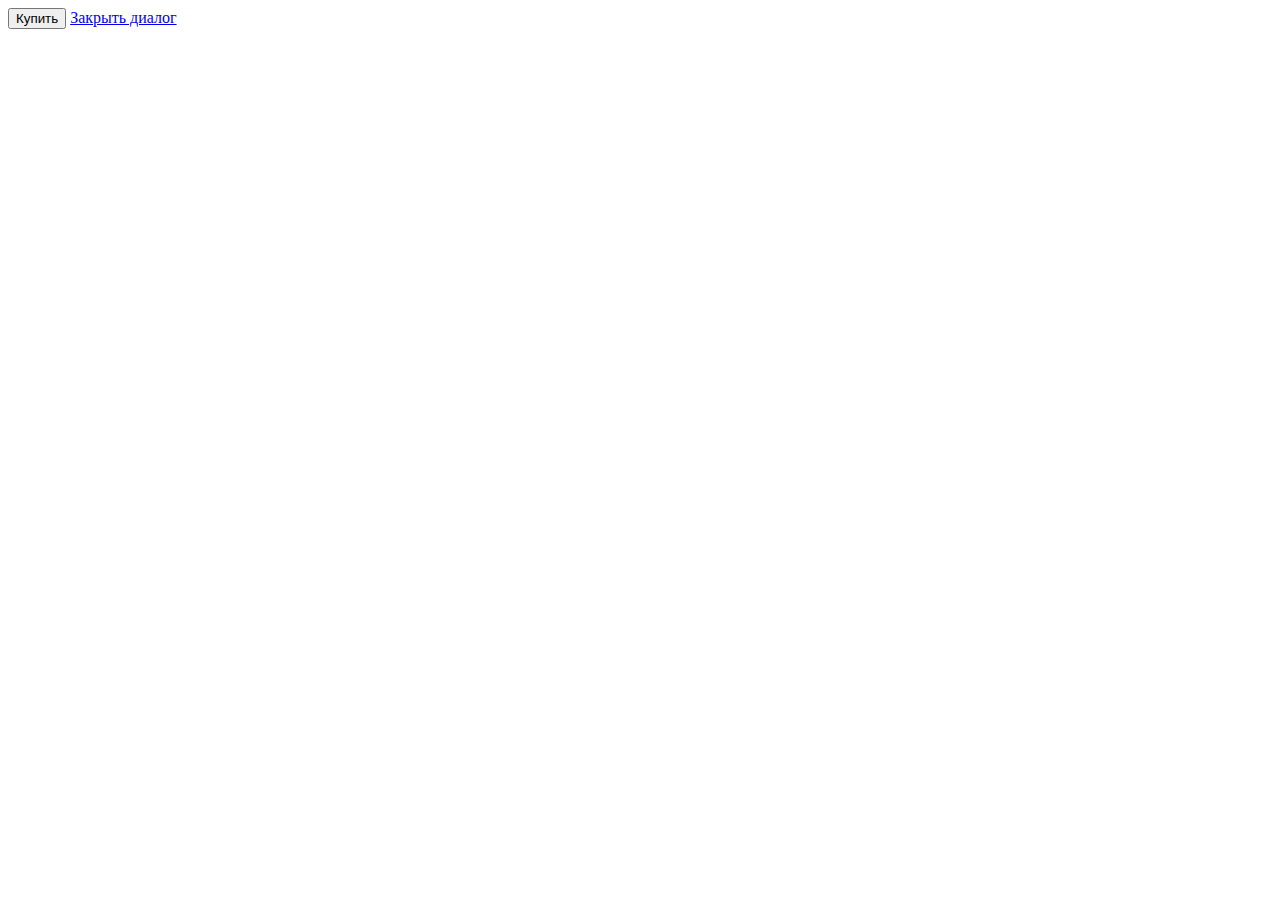
<file: Homework_1/index.html>
<!DOCTYPE html>
<html lang="en">

<head>
    <meta charset="UTF-8">
    <meta http-equiv="X-UA-Compatible" content="IE=edge">
    <meta name="viewport" content="width=device-width, initial-scale=1.0">
    <title>Document</title>
</head>

<body>
    <button onclick="alert('Товар добавлен в корзину');">Купить</button>
    <a onclick="confirm('Закрыть каталог');" href="#">Закрыть диалог</a>


    <script src="script.js"></script>
    <script>
        // let userAnswer = prompt('Зимой и летом одним цветом?');
        // if (userAnswer === '') {
        //     console.log('Пусто');
        // } else {
        //     if (userAnswer === 'ель') {
        //         alert('Молодец!');
        //     } else {
        //         alert('Не угадал!');
        //     }
        // }

        // (условие) ? ДА : НЕТ

        // (userAnswer === 'елка') ? alert('молодец!') : alert('Не угадал!');
        // alert((userAnswer === 'елка') ? 'молодец!' : 'Не угадал!');

        // alert((2 > 3) ? 'скидки' : 'нет скидок');

    </script>
</body>

</html>
</file>
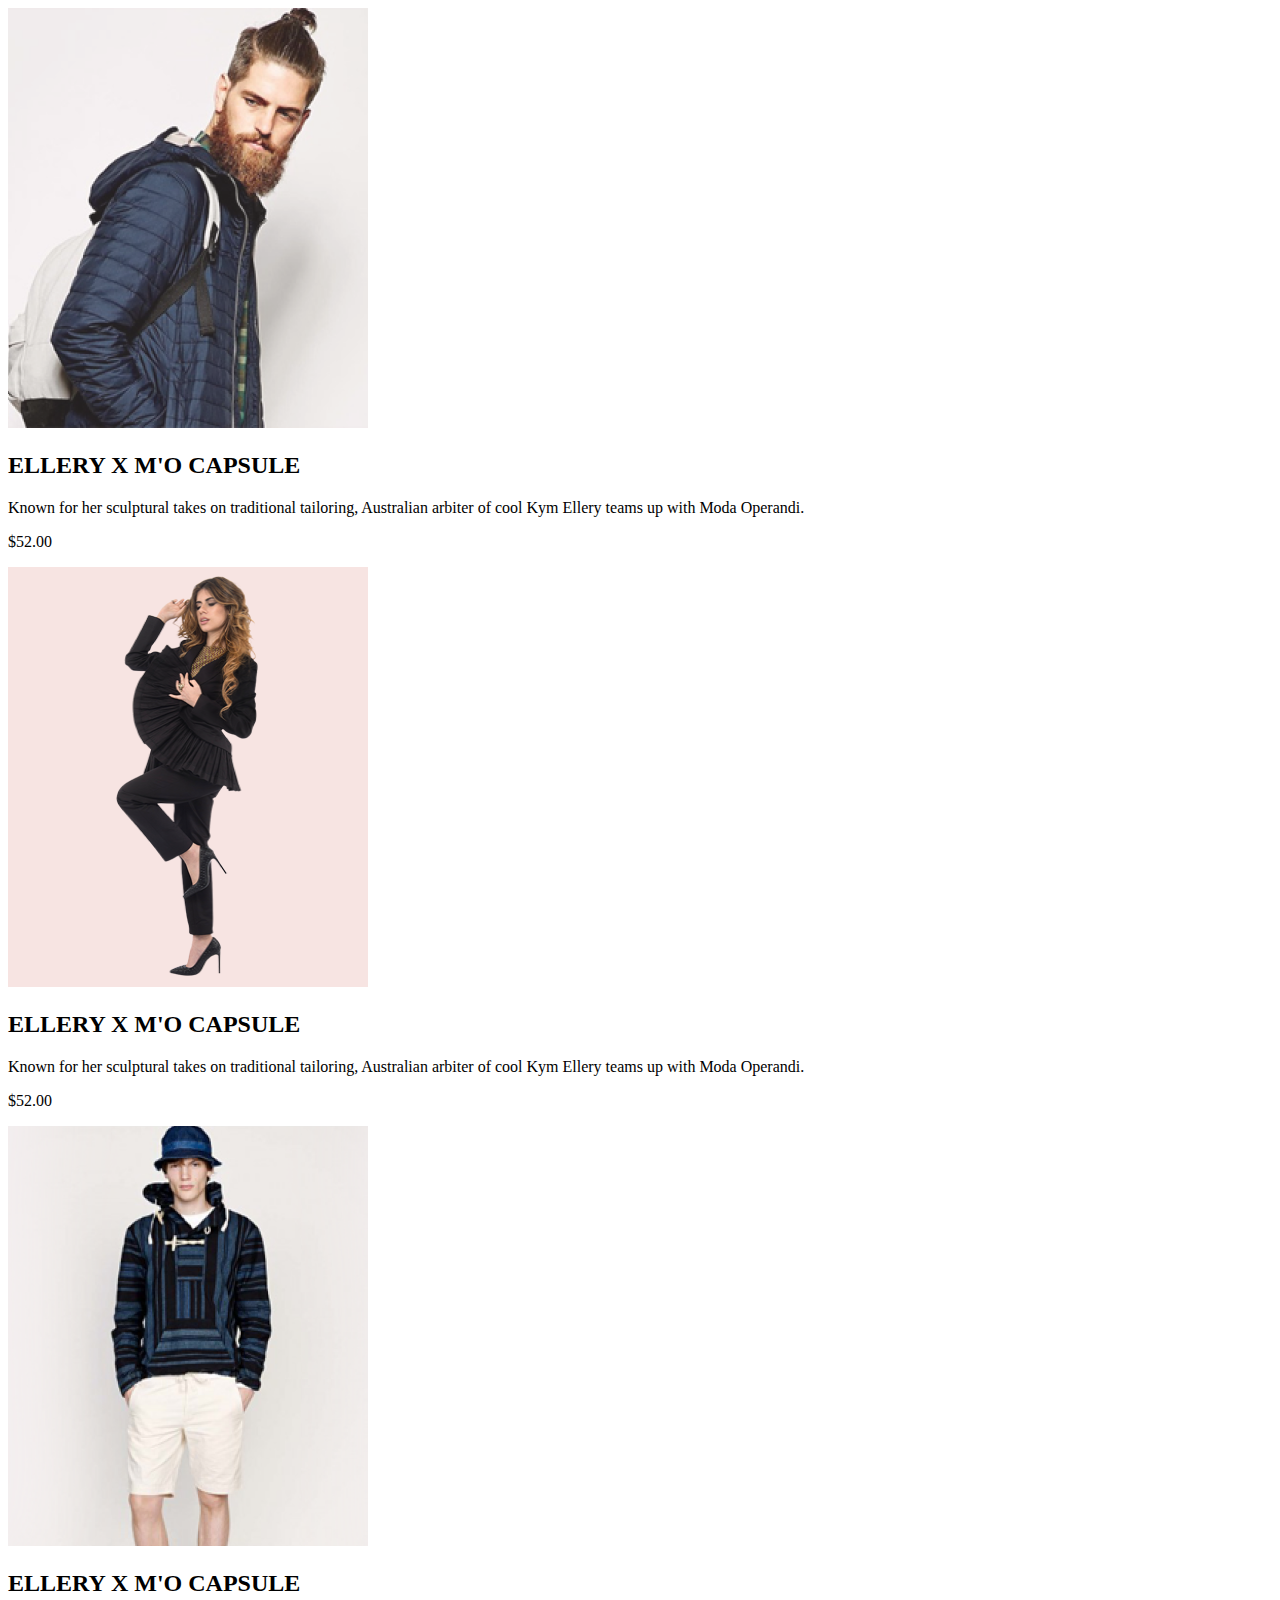
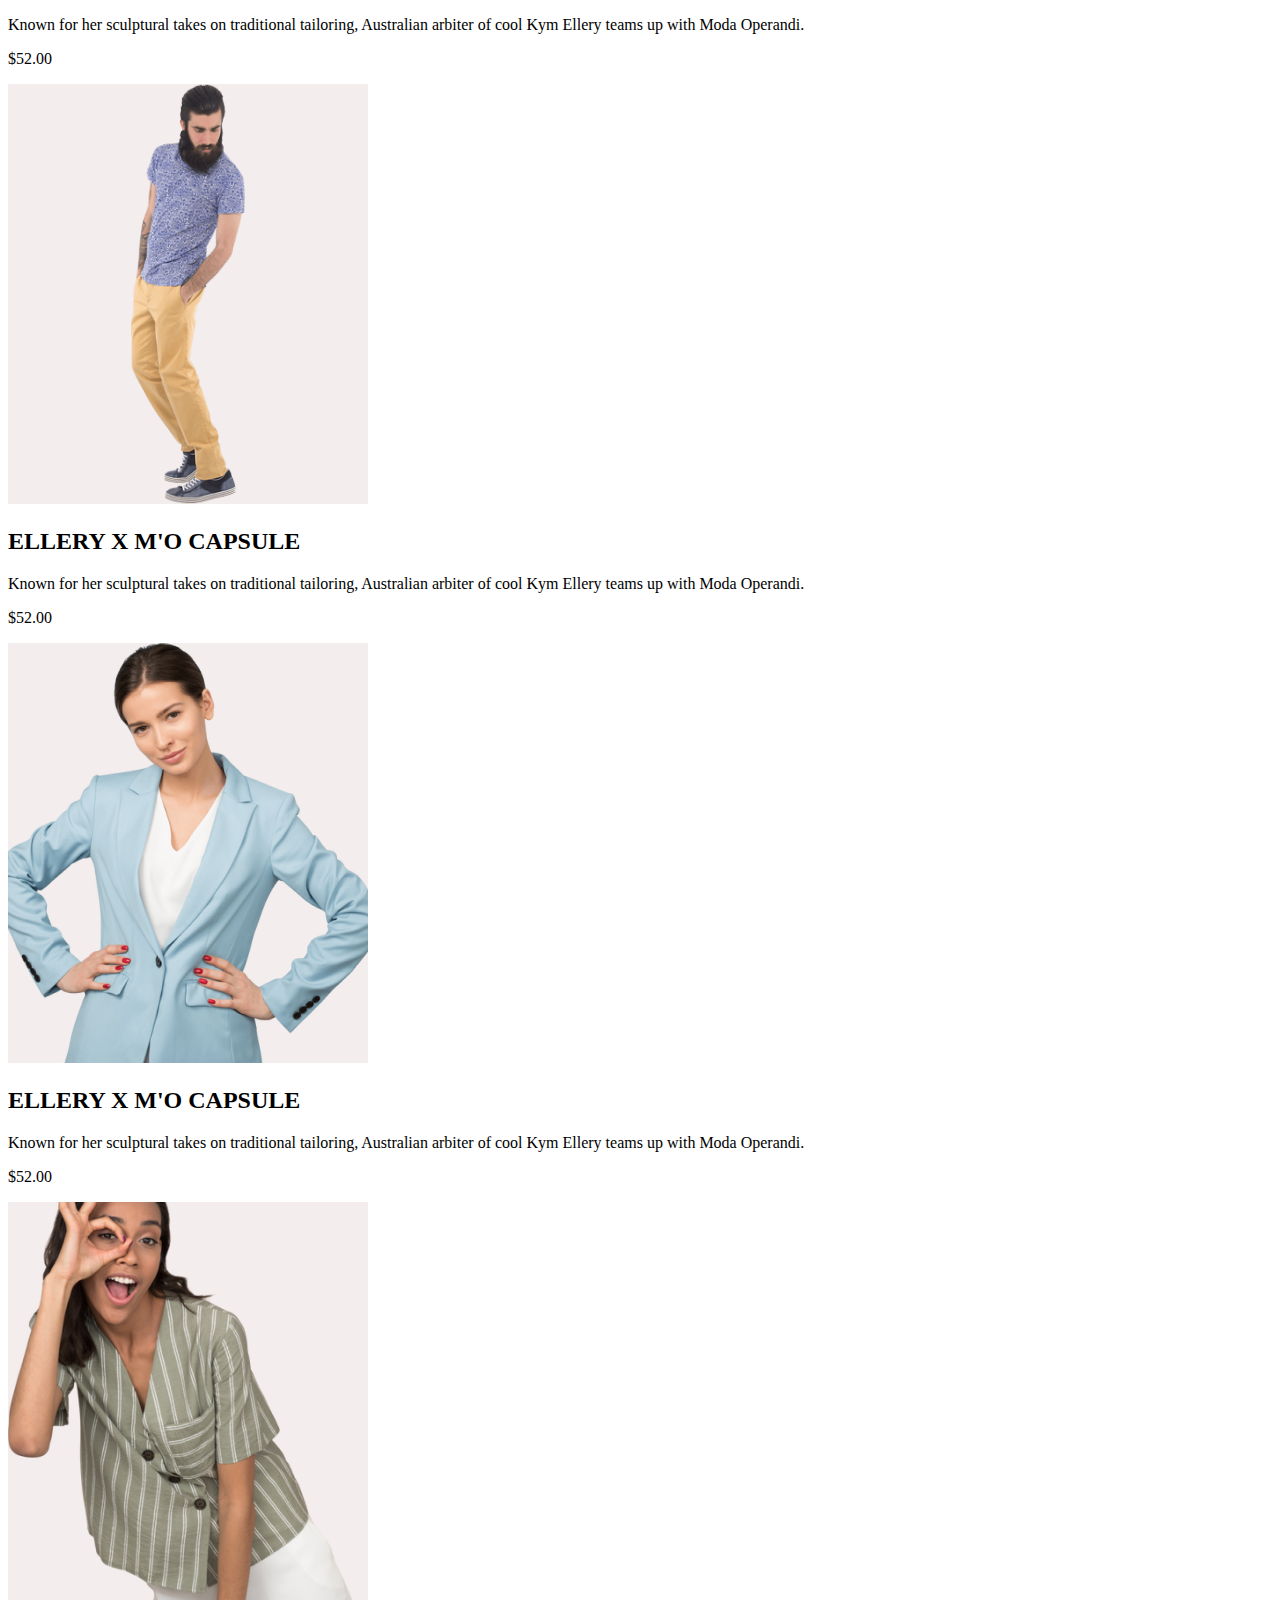
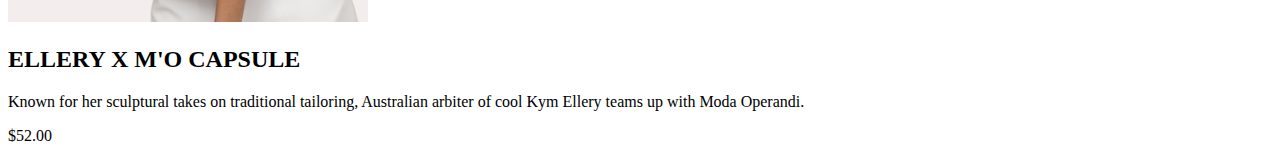
<file: Homework_11/index.html>
<!DOCTYPE html>
<html lang="en">

<head>
    <meta charset="UTF-8">
    <meta http-equiv="X-UA-Compatible" content="IE=edge">
    <meta name="viewport" content="width=device-width, initial-scale=1.0">
    <title>Homework 11</title>
</head>

<body>

    <div class="content"></div>



    <script src="data.js"></script>
    <script src="script.js"></script>
</body>

</html>
</file>
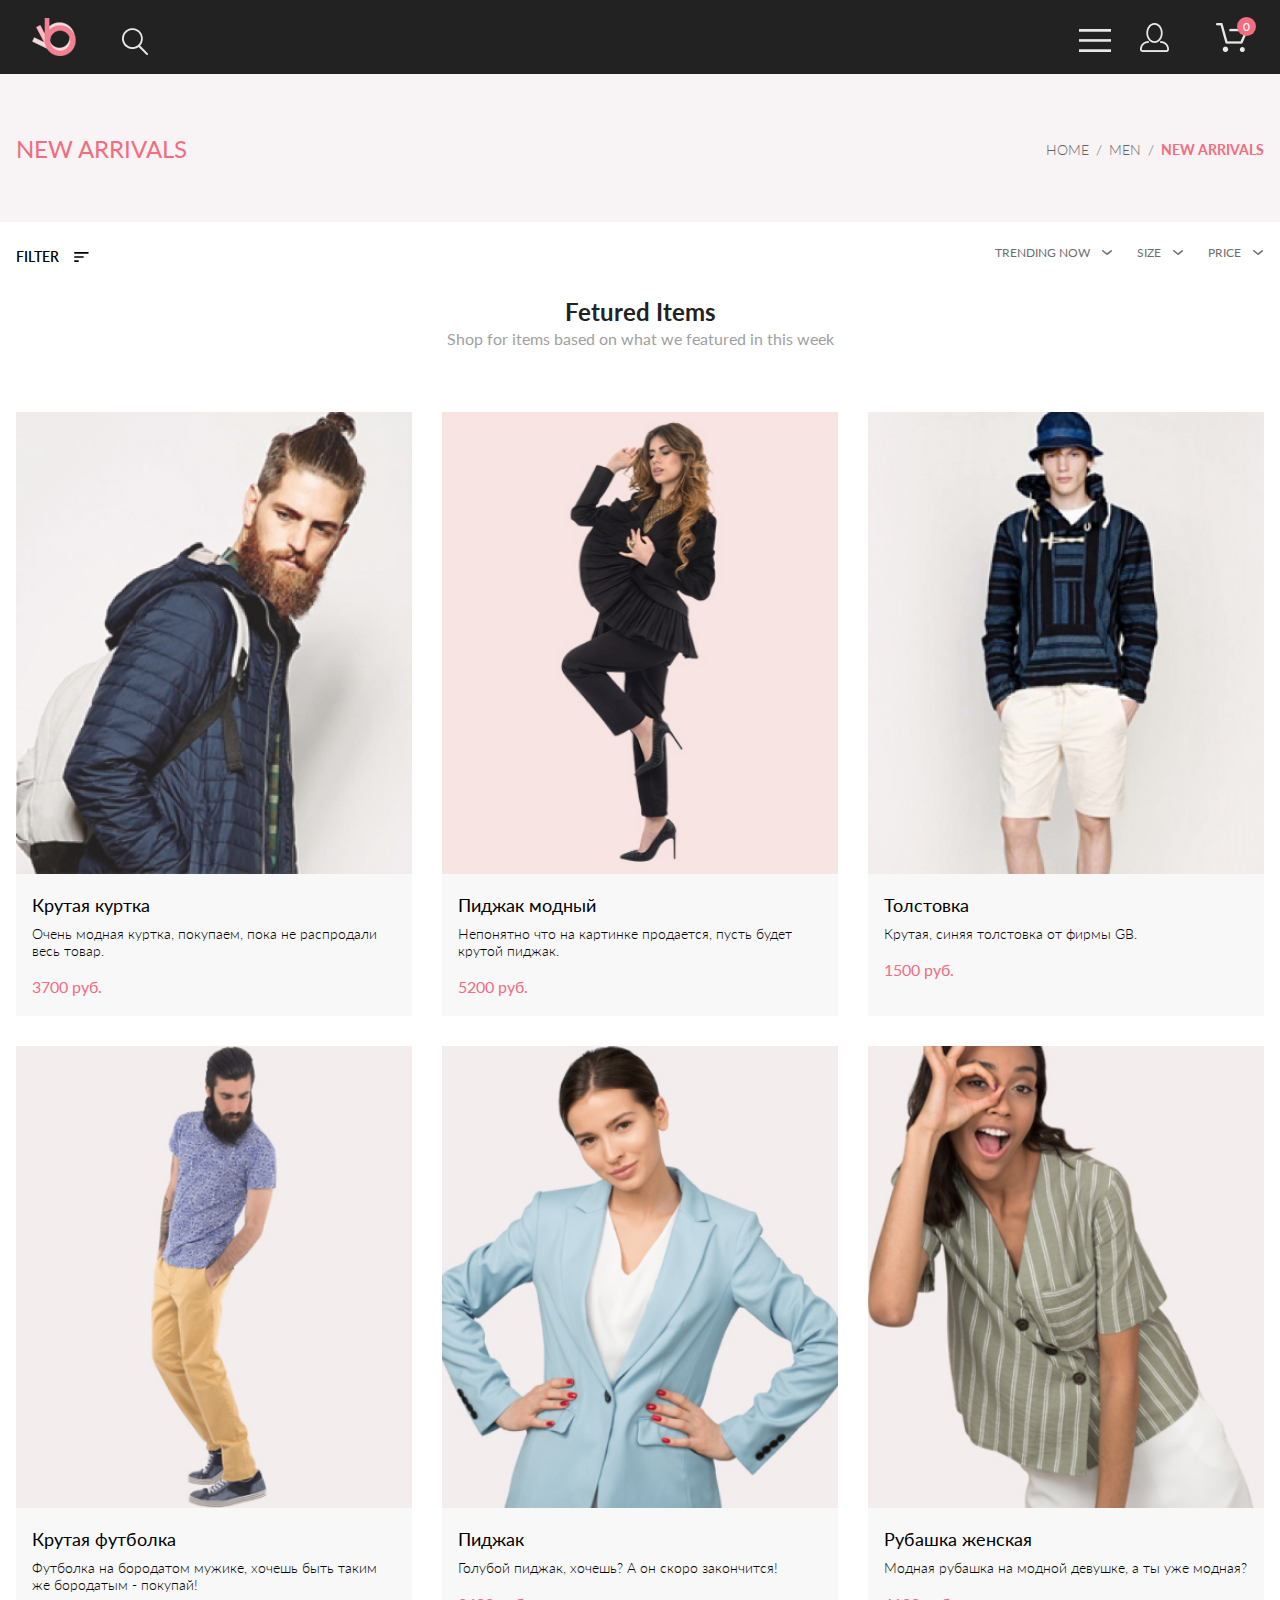
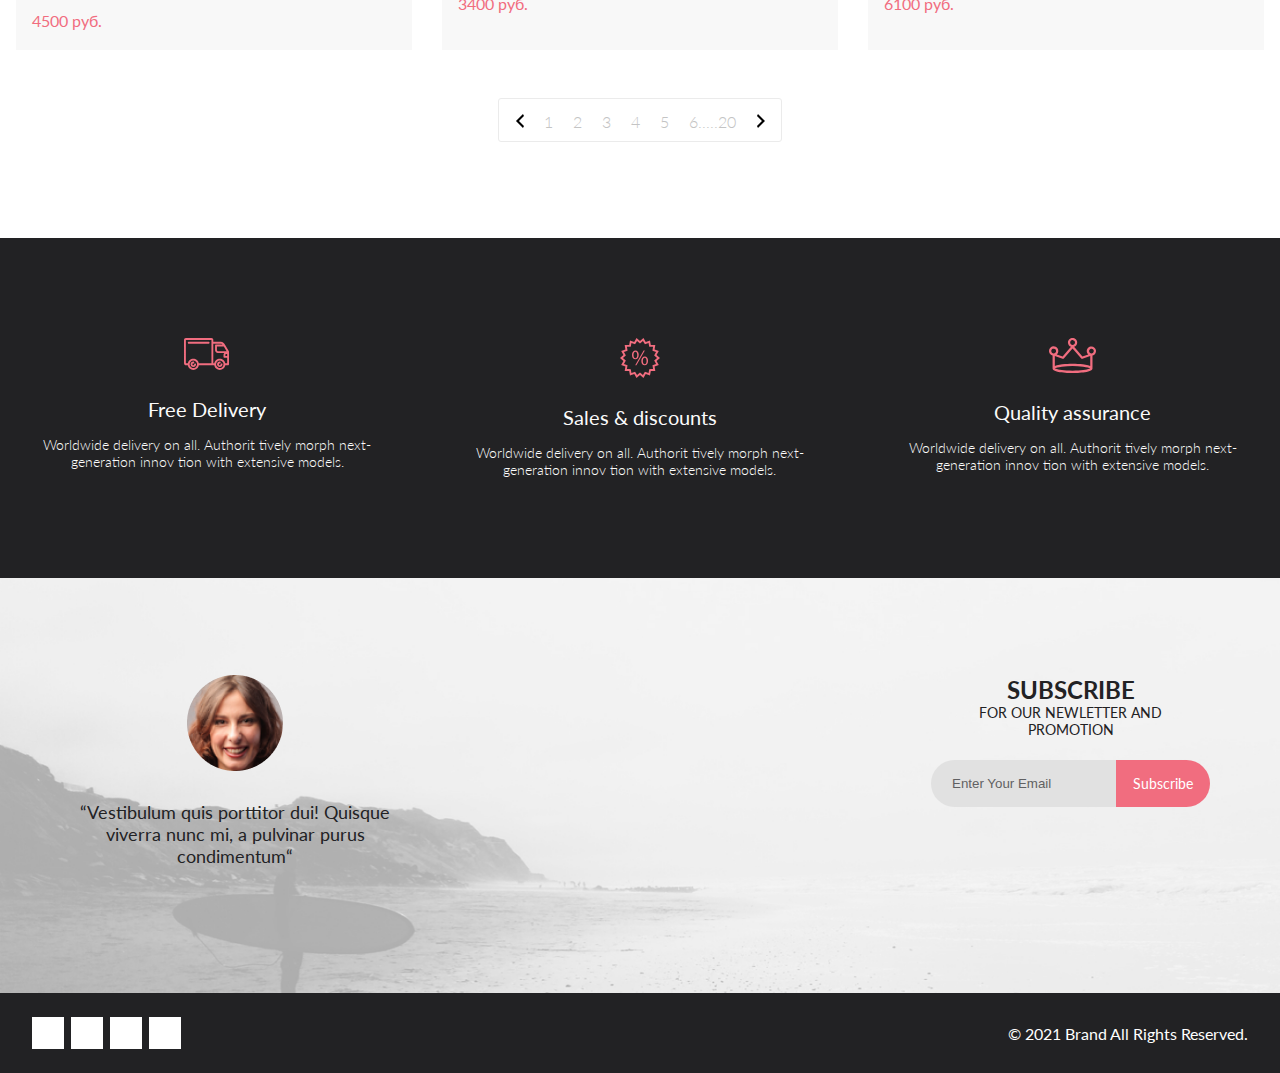
<file: Homework_12/index.html>
<!DOCTYPE html>
<html lang="en">

<head>
  <meta charset="UTF-8" />
  <meta http-equiv="X-UA-Compatible" content="IE=edge" />
  <meta name="viewport" content="width=device-width, initial-scale=1.0" />
  <title>Homework</title>
  <link rel="stylesheet" href="https://cdnjs.cloudflare.com/ajax/libs/font-awesome/5.15.2/css/all.min.css"
    integrity="sha512-HK5fgLBL+xu6dm/Ii3z4xhlSUyZgTT9tuc/hSrtw6uzJOvgRr2a9jyxxT1ely+B+xFAmJKVSTbpM/CuL7qxO8w=="
    crossorigin="anonymous" />
  <link rel="stylesheet" href="style.css" />
</head>

<body>
  <div class="header">
    <div class="container">
      <div class="leftHeader">
        <img src="images/logo.png" alt="" />
        <img class="searchIcon" src="images/search.png" alt="" />
      </div>

      <div class="rightHeader">
        <img src="images/bars.png" alt="" />
        <img class="userIcon" src="images/user.png" alt="" />

        <span class="cartIconWrap">
          <img class="cartIcon" src="images/cart.png" alt="" />
          <span>0</span>
        </span>
      </div>
    </div>
  </div>

  <div class="basket hidden">
    <div class="basketRow basketHeader">
      <div>Название товара</div>
      <div>Количество</div>
      <div>Цена за шт.</div>
      <div>Итого</div>
      <div>Удалить</div>
    </div>
    <div class="basketList"></div>
    <div class="basketTotal">
      Товаров в корзине на сумму:
      <span class="basketTotalValue">0</span> ₽
    </div>
    <div><button class="delBtn">Очистить корзину</button></div>
  </div>
  </div>
  </div>
  </div>

  <div class="newArrivals">
    <div class="container">
      <h1>NEW ARRIVALS</h1>
      <nav>
        <a href="#">HOME</a>
        <span>/</span>
        <a href="#">MEN</a>
        <span>/</span>
        <a href="#">NEW ARRIVALS</a>
      </nav>
    </div>
  </div>

  <div class="filters">
    <div class="container">
      <div class="filtersLeft">
        <span class="filterLabel">FILTER</span>
        <img class="filterIcon" src="images/filter.svg" alt="" />
        <div class="filterPopup hidden">
          <nav class="filterCategory">
            <div class="filterCategoryHeader">CATEGORY</div>
            <div class="hidden">
              <a href="#">Accessories</a>
              <a href="#">Bags</a>
              <a href="#">Denim</a>
              <a href="#">Hoodies & Sweatshirts</a>
              <a href="#">Jackets & Coats</a>
              <a href="#">Polos</a>
              <a href="#">Shirts</a>
              <a href="#">Shoes</a>
              <a href="#">Sweaters & Knits</a>
              <a href="#">T-Shirts</a>
              <a href="#">Tanks</a>
            </div>
          </nav>
          <nav class="filterCategory">
            <div class="filterCategoryHeader">BRAND</div>
            <div class="hidden">
              <a href="#">Accessories</a>
              <a href="#">Bags</a>
              <a href="#">Denim</a>
              <a href="#">Hoodies & Sweatshirts</a>
              <a href="#">Jackets & Coats</a>
              <a href="#">Polos</a>
              <a href="#">Shirts</a>
              <a href="#">Shoes</a>
              <a href="#">Sweaters & Knits</a>
              <a href="#">T-Shirts</a>
              <a href="#">Tanks</a>
            </div>
          </nav>
          <nav class="filterCategory">
            <div class="filterCategoryHeader">DESIGNER</div>
            <div class="hidden">
              <a href="#">Accessories</a>
              <a href="#">Bags</a>
              <a href="#">Denim</a>
              <a href="#">Hoodies & Sweatshirts</a>
              <a href="#">Jackets & Coats</a>
              <a href="#">Polos</a>
              <a href="#">Shirts</a>
              <a href="#">Shoes</a>
              <a href="#">Sweaters & Knits</a>
              <a href="#">T-Shirts</a>
              <a href="#">Tanks</a>
            </div>
          </nav>
        </div>
      </div>
      <div class="filtersRight">
        <div class="filterTrending">
          TRENDING NOW
          <img src="images/filterArrow.svg" alt="" />
        </div>
        <div class="filterSize">
          <div class="filterSizeWrap">
            SIZE
            <img src="images/filterArrow.svg" alt="" />
          </div>
          <div class="filterSizes hidden">
            <div><input type="checkbox" /> XS</div>
            <div><input type="checkbox" /> S</div>
            <div><input type="checkbox" /> M</div>
            <div><input type="checkbox" /> L</div>
          </div>
        </div>
        <div class="filterPrice">
          PRICE
          <img src="images/filterArrow.svg" alt="" />
        </div>
      </div>
    </div>
  </div>

  <div class="featured container">
    <h2 class="featuredHeader">Fetured Items</h2>
    <div class="featuredTitle">
      Shop for items based on what we featured in this week
    </div>

    <div class="featuredItems"></div>

    <div class="pagination">
      <a href="#">
        <img src="images/chevronLeft.svg" alt="" />
      </a>
      <a href="#">1</a>
      <a href="#">2</a>
      <a href="#">3</a>
      <a href="#">4</a>
      <a href="#">5</a>
      <a href="#">6.....20</a>
      <a href="#">
        <img src="images/chevronRight.svg" alt="" />
      </a>
    </div>
  </div>

  <div class="services">
    <div class="container">
      <div class="serivceUnit">
        <img src="images/services/delivery.svg" alt="" />
        <div class="servicesTitle">Free Delivery</div>
        <div class="servicesText">
          Worldwide delivery on all. Authorit tively morph next-generation
          innov tion with extensive models.
        </div>
      </div>

      <div class="serivceUnit">
        <img src="images/services/discount.svg" alt="" />
        <div class="servicesTitle">Sales & discounts</div>
        <div class="servicesText">
          Worldwide delivery on all. Authorit tively morph next-generation
          innov tion with extensive models.
        </div>
      </div>

      <div class="serivceUnit">
        <img src="images/services/assurance.svg" alt="" />
        <div class="servicesTitle">Quality assurance</div>
        <div class="servicesText">
          Worldwide delivery on all. Authorit tively morph next-generation
          innov tion with extensive models.
        </div>
      </div>
    </div>
  </div>

  <div class="subscribe">
    <div class="container">
      <div class="subscribeLeft">
        <img src="images/subscribeUser.png" alt="" />
        <div class="subscribeUserText">
          “Vestibulum quis porttitor dui! Quisque viverra nunc mi, a pulvinar
          purus condimentum“
        </div>
      </div>

      <div class="subscribeRight">
        <div class="subscribeTitle">SUBSCRIBE</div>
        <div class="subscribeText">FOR OUR NEWLETTER AND PROMOTION</div>
        <form action="" class="subscribeForm">
          <input type="text" placeholder="Enter Your Email" />
          <button>Subscribe</button>
        </form>
      </div>
    </div>
  </div>

  <div class="footer">
    <div class="container">
      <div class="footerLeft">
        <a href="#">
          <i class="fab fa-facebook-f"></i>
        </a>
        <a href="#">
          <i class="fab fa-instagram"></i>
        </a>
        <a href="#">
          <i class="fab fa-pinterest-p"></i>
        </a>
        <a href="#">
          <i class="fab fa-twitter"></i>
        </a>
      </div>
      <div class="footerRight">&copy; 2021 Brand All Rights Reserved.</div>
    </div>
  </div>

  <script src="data.js"></script>
  <script src="products.js"></script>
  <script src="basket.js"></script>
</body>

</html>
</file>
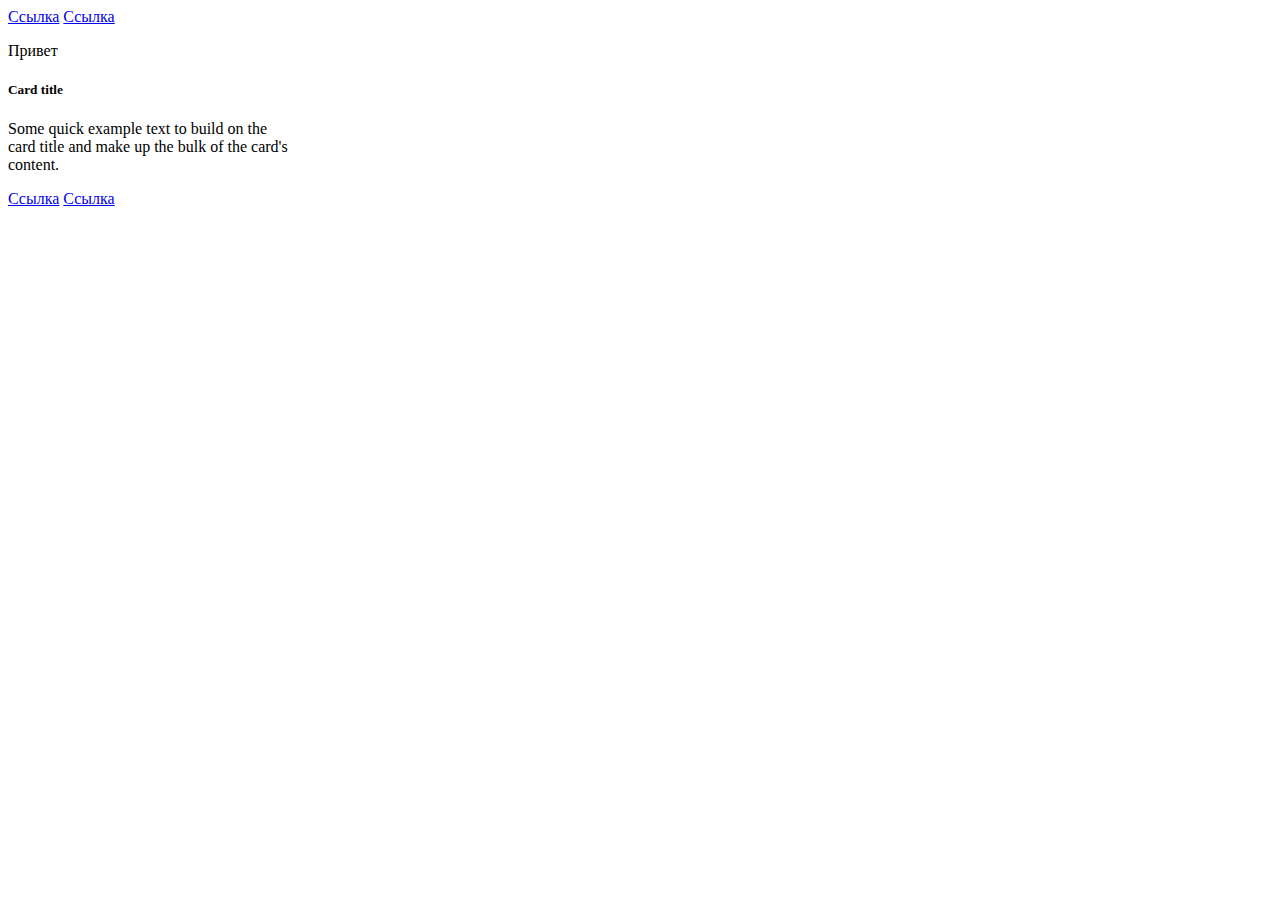
<file: Homework_6/index.html>
<!DOCTYPE html>
<html lang="en">

<head>
    <meta charset="UTF-8">
    <meta http-equiv="X-UA-Compatible" content="IE=edge">
    <meta name="viewport" content="width=device-width, initial-scale=1.0">
    <title>Homework 6</title>
</head>

<body>
    <a href="#" class="card-link">Card link</a>
    <a href="#" class="card-link">Another link</a>

    <div class="card" style="width: 18rem;">
        <div class="card-body">
            <h5 class="card-title" data-number="100">Card title</h5>
            <h6 class="card-subtitle mb-2 text-muted">Card subtitle</h6>
            <p class="card-text" data-number="50">
                Some quick example text to build on the card title and make up the bulk of the card's
                content.
            </p>
            <a href="#" id="super_link" class="card-link">Card link</a>
            <a href="#" class="card-link" data-number="50">Another link</a>
        </div>
    </div>

    <script src="script.js"></script>
</body>

</html>
</file>
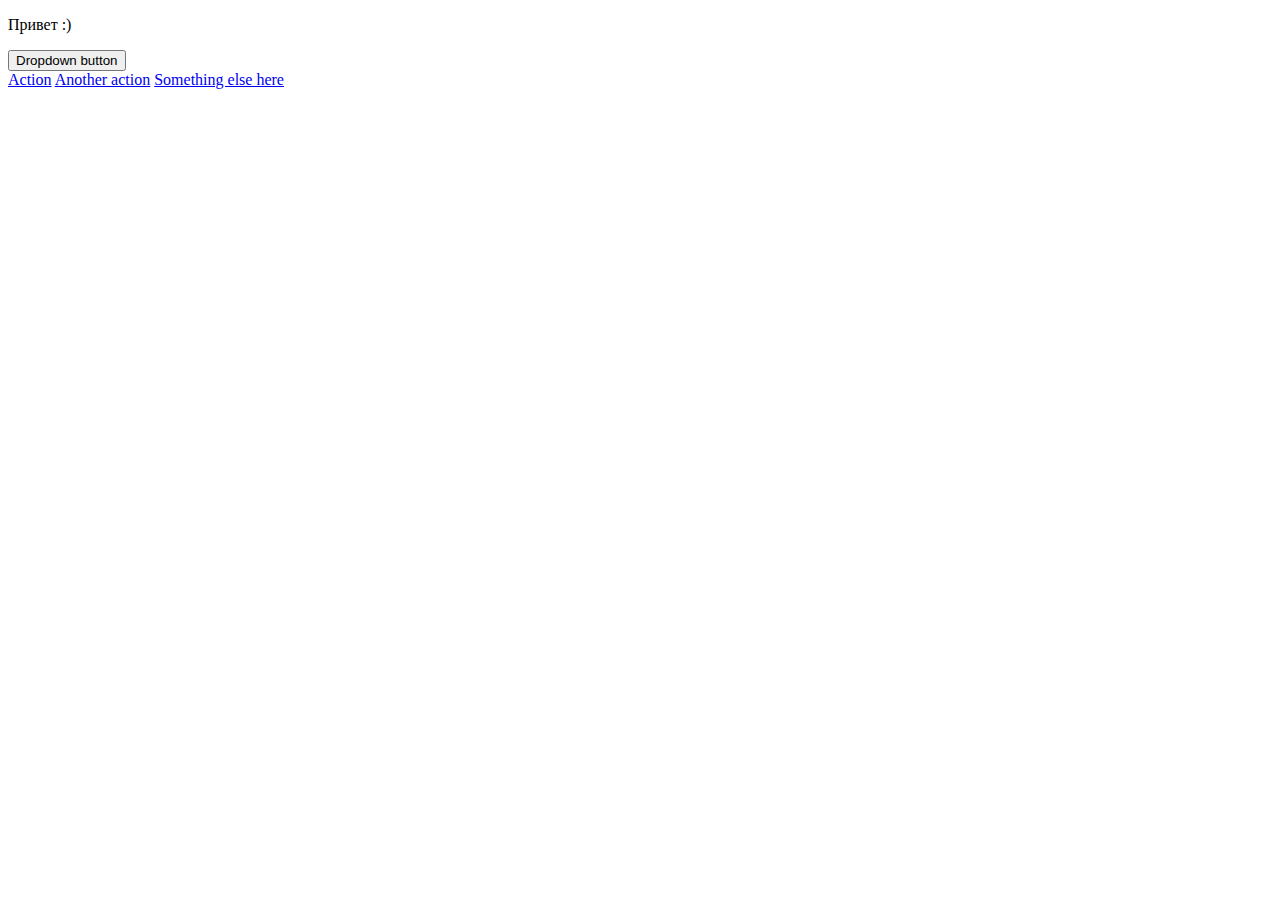
<file: Homework_7/index.html>
<!DOCTYPE html>
<html lang="en">

<head>
    <meta charset="UTF-8">
    <meta http-equiv="X-UA-Compatible" content="IE=edge">
    <meta name="viewport" content="width=device-width, initial-scale=1.0">
    <title>Document</title>
</head>

<body>
    <p class="dropdown">Привет :)</p>
    <div class="dropdown">
        <button class="btn btn-secondary dropdown-toggle" type="button" id="dropdownMenuButton" data-toggle="dropdown"
            aria-haspopup="true" aria-expanded="false">
            Dropdown button
        </button>
        <div class="menu dropdown-menu" aria-labelledby="dropdownMenuButton">
            <a class="dropdown-item" href="#">Action</a>
            <a class="dropdown-item" href="#">Another action</a>
            <a class="dropdown-item" href="#">Something else here</a>
        </div>
    </div>

    <script>
        "use strict";
        // Задание 1
        // Ко всем элементам, имеющим класс "dropdown-item" добавить еще один класс "super-dropdown", необходимо использовать методы forEach и querySelectorAll и свойство classList у элементов.
        const newClassEl = document.querySelectorAll('dropdown-item');
        newClassEl.forEach(element => {
            element.classList.add('super-dropdown')
        });

        // Задание 2
        // У элемента с классом btn необходимо убрать класс "btn-secondary", если он присутствует у этого элемента, либо добавить, если такого класса у элемента не было.
        const delButtonEl = document.querySelector('.btn');
        delButtonEl.classList.remove('btn-secondary');

        // Задание 3
        // Необходимо удалить класс "dropdown-menu" у элемента, у которого присутствует класс "menu".
        const delMenuEl = document.querySelector('.menu');
        delMenuEl.classList.remove('dropdown-menu');

        // Задание 4
        // У элемента с id "dropdownMenuButton" замените id на "superDropdown".
        const dropdownMenuButton = document.getElementById('dropdownMenuButton');
        dropdownMenuButton.id = 'superDropdown';

        // Задание 5
        // Добавьте атрибут data-dd со значением 3 элементу у которого существует атрибут "aria-labelledby" равный "dropdownMenuButton" используя dataset.
        const dropdownMenuEl = document.querySelector('[aria-labelledby="dropdownMenuButton"]');
        dropdownMenuEl.dataset.add = '3';

        // Задание 6
        // Удалите атрибут type у элемента с классом "dropdown-toggle".
        const delTypeEl = document.querySelector('.dropdown-toggle');
        delTypeEl.removeAttribute('type');


    </script>
</body>

</html>
</file>
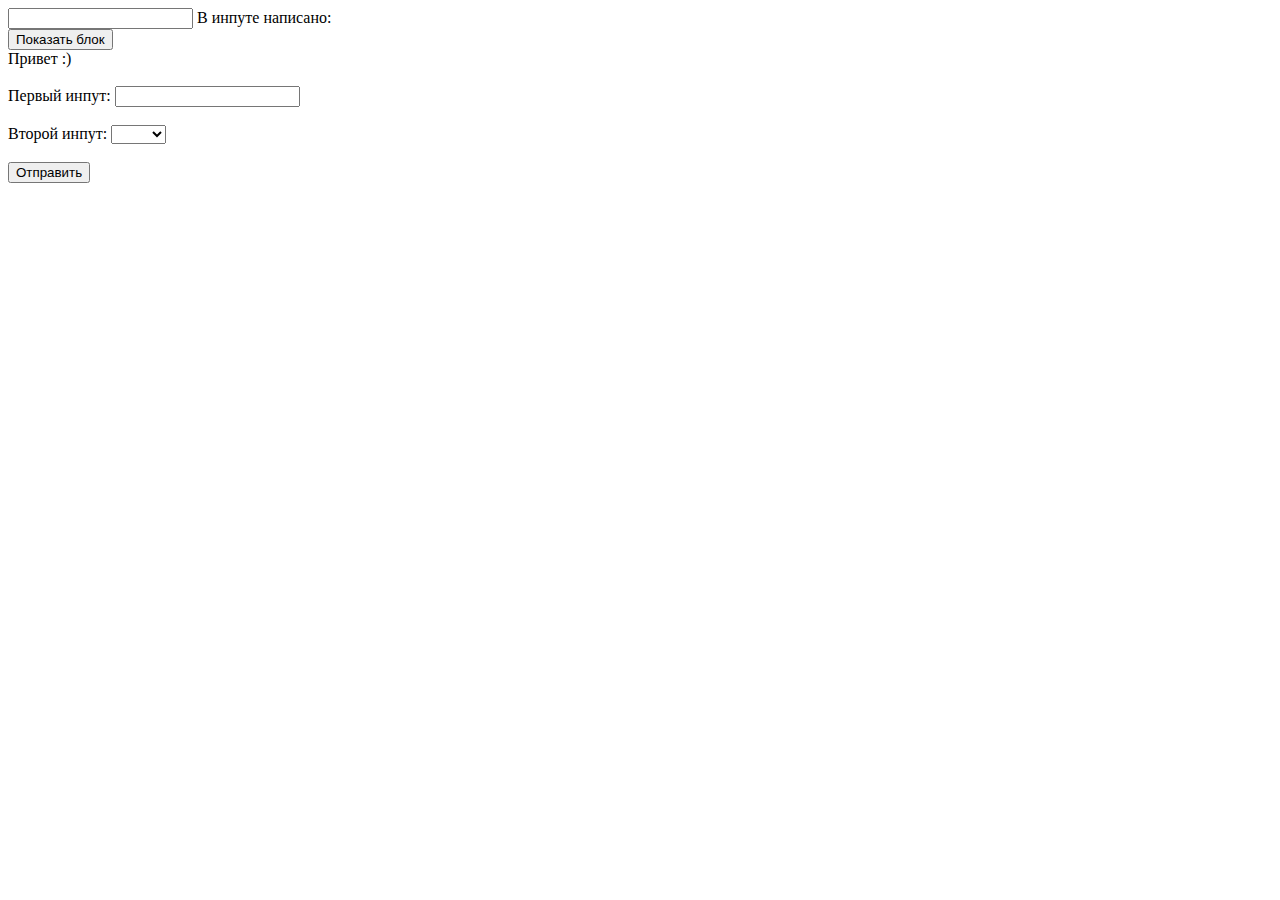
<file: Homework_9/index.html>
<!DOCTYPE html>
<html lang="en">

<head>
    <meta charset="UTF-8">
    <meta http-equiv="X-UA-Compatible" content="IE=edge">
    <meta name="viewport" content="width=device-width, initial-scale=1.0">
    <title>Homework 9</title>
</head>

<body>
    <input id="from" type="text">
    В инпуте написано: <span></span>

    <br>

    <button class="messageBtn">Показать блок</button>
    <div class="message">
        Привет :)
    </div>

    <br>

    <form>
        <label>
            Первый инпут:
            <input class="form-control" type="text">
        </label>
        <br>
        <br>
        <label>
            Второй инпут:
            <select class="form-control">
                <option value=""></option>
                <option value="1">Один</option>
                <option value="2">Два</option>
            </select>
        </label>
        <br>
        <br>
        <button>Отправить</button>
    </form>

    <script>
        // Задание 1
        const input = document.getElementById('from');
        const span = document.querySelector('span');
        input.addEventListener('input', () => {
            span.textContent = input.value;
        });


        // Задание 2
        const btn = document.querySelector('.messageBtn');
        const message = document.querySelector('.message');
        btn.addEventListener('click', () => {
            message.classList.add('animate_animated', 'animate_fadeInLeftBig');
            message.style.visibility = 'visible';
        });


        // Задание 3
        const form = document.querySelector('form');
        const inputs = form.querySelectorAll('input, select');
        const btnSubmit = form.querySelector('button[type = "submit"]');

        form.addEventListener('submit', (event) => {
            event.preventDefault();
            const emptyInputs = [];

            inputs.forEach((input) => {
                if (!input.value) {
                    input.classList.add('error');
                    emptyInputs.push(input);
                } else {
                    input.classList.remove('error');
                }
            });

            if (emptyInputs.length === 0) {
                form.submit();
            }
        });

        inputs.forEach((input) => {
            input.addEventListener('input', () => {
                if (!input.value) {
                    input.classList.add('error');
                } else {
                    input.classList.remove('error');
                }
            });
        });
    </script>

</body>

</html>
</file>
<file: Homework_12/style.css>
@import url("https://fonts.googleapis.com/css2?family=Lato:wght@300;400;700;900&display=swap");
body {
  margin: 0;
  font-family: Lato, sans-serif;
}

.header {
  background: #222222;
  height: 74px;
  padding: 18px 16px;
  box-sizing: border-box;
}

.header .container {
  display: flex;
  justify-content: space-between;
  align-items: center;
}

@media (min-width: 1600px) {
  .container {
    margin: 0 auto;
    width: 1140px;
  }
}

@media (min-width: 768px) {
  .header {
    padding-left: 32px;
    padding-right: 32px;
  }
}

.header i {
  color: #e8e8e8;
}

.userIcon,
.cartIcon {
  display: none;
}

@media (min-width: 768px) {
  .userIcon,
  .cartIcon {
    display: inline;
  }
}

.userIcon {
  margin-left: 25px;
  margin-right: 42px;
}

.searchIcon {
  margin-left: 41px;
}

.cartIconWrap {
  position: relative;
}

.cartIconWrap span {
  display: inline-block;
  width: 19px;
  height: 19px;
  color: white;
  background: #f16d7f;
  border-radius: 50%;
  position: absolute;
  text-align: center;
  right: -8px;
  top: -19px;
  font-size: 12px;
  line-height: 19px;
}

.rightHeader {
  position: relative;
}

.basket {
  position: absolute;
  z-index: 3;
  right: 0;
  top: 37px;
  background: white;
  padding: 10px;
  border: 1px solid #ebebeb;
  border-radius: 3px;
  font-size: 14px;
}

@media (min-width: 340px) {
  .basket {
    font-size: 16px;
  }
}
@media (min-width: 552px) {
  .basket {
    width: 600px;
  }
}

.basketRow {
  display: grid;
  grid-template-columns: repeat(5, 1fr);
  gap: 10px;
  margin-bottom: 10px;
  border-bottom: 1px solid #ebebeb;
  padding-bottom: 10px;
}

.basketHeader {
  font-weight: bold;
}

.basketTotal {
  font-weight: bold;
  text-align: right;
}

.delBtn {
  display: flex;
  background: #f8f3f4;
  border: 0px;
  border-radius: 5px;
  margin-top: -17px;
  flex-wrap: wrap;
  flex-direction: row;
  align-content: flex-start;
}

.delBtn:hover {
  background: #f5f1f1;

}

.delBtn:focus{
  outline: none;
  box-shadow: 0 0 0 3px #cbd6ee;
}

.newArrivals {
  background: #f8f3f4;
  min-height: 148px;
}

.newArrivals h1 {
  margin: 24px 0 32px;
  font-weight: normal;
  font-size: 24px;
  line-height: 29px;
  color: #f16d7f;
}

@media (min-width: 768px) {
  .newArrivals h1 {
    margin: 0;
  }
}

.newArrivals .container {
  display: flex;
  flex-direction: column;
  align-items: center;
  min-height: inherit;
}

@media (min-width: 768px) {
  .newArrivals .container {
    flex-direction: row;
    justify-content: space-between;
  }
}

@media (min-width: 768px) and (max-width: 1599px) {
  .newArrivals .container {
    padding: 0 16px;
  }
}

.newArrivals nav a,
.newArrivals nav span {
  font-weight: 300;
  font-size: 14px;
  line-height: 17px;
  color: #636363;
}

.newArrivals nav a {
  text-decoration: none;
}

.newArrivals nav span {
  margin: 0 3px;
}

.newArrivals nav a:last-of-type {
  font-weight: bold;
  font-size: 14px;
  line-height: 17px;
  color: #f16d7f;
}

.filters {
  margin-top: 24px;
  margin-bottom: 32px;
}

@media (min-width: 1600px) {
  .filters {
    margin-top: 51px;
    margin-bottom: 64px;
  }
}

.filters .container {
  display: flex;
  justify-content: space-between;
  padding-left: 8px;
  padding-right: 8px;
}

@media (min-width: 768px) {
  .filters .container {
    padding-left: 16px;
    padding-right: 16px;
  }
}

@media (min-width: 1600px) {
  .filters .container {
    padding-left: 0;
    padding-right: 0;
    justify-content: flex-start;
  }
}

.filtersRight {
  display: flex;
  font-size: 12px;
  line-height: 14px;
  color: #6f6e6e;
}

@media (min-width: 1600px) {
  .filtersRight {
    font-size: 14px;
    line-height: 17px;
    margin-left: 320px;
  }
}

.filtersRight img {
  position: relative;
  bottom: 1px;
  margin-left: 9px;
}

.filtersRight > div:not(:last-child) {
  margin-right: 15px;
}

@media (min-width: 375px) {
  .filtersRight > div:not(:last-child) {
    margin-right: 24px;
  }
}

.filtersLeft .filterLabel {
  display: none;
  position: relative;
  z-index: 2;
  cursor: pointer;
}

.filterLabelPink {
  color: #ef5b70 !important;
  left: 16px;
  top: 13px;
}

.filterIconPink {
  left: 16px;
  top: 13px;
}

@media (min-width: 768px) {
  .filtersLeft .filterLabel {
    display: inline;
    font-weight: 600;
    font-size: 14px;
    line-height: 17px;
    color: #000000;
  }
}

.filtersLeft .filterIcon {
  width: 37px;
  height: 25px;
  position: relative;
  z-index: 2;
}

@media (min-width: 768px) {
  .filtersLeft .filterIcon {
    width: 15px;
    height: 10px;
    margin-left: 11px;
  }
}

.filtersLeft {
  position: relative;
}

.hidden {
  display: none;
}

.filterPopup {
  position: absolute;
  left: 0;
  top: 0;
  width: 360px;
  background: #ffffff;
  box-shadow: 6px 4px 35px rgba(0, 0, 0, 0.21);
  padding: 46px 16px 16px 16px;
  z-index: 1;
  overflow-y: auto;
}

.filterCategoryHeader {
  font-size: 14px;
  line-height: 37px;
  color: #ef5b70;
  padding-left: 11px;
  min-height: 37px;
  border-bottom: 1px solid #ebebeb;
  margin-bottom: 24px;
  position: relative;
  cursor: pointer;
}

.filterCategoryHeader:before {
  content: "";
  width: 5px;
  min-height: inherit;
  background: #ef5b70;
  position: absolute;
  left: 0;
  top: 1px;
}

.filterCategory:not(:last-child) {
  margin-bottom: 24px;
}

.filterCategory a {
  display: block;
  text-decoration: none;
  padding-left: 34px;
  padding-right: 16px;
  font-size: 14px;
  line-height: 17px;
  color: #6f6e6e;
}

.filterCategory a:not(:last-child) {
  margin-bottom: 11px;
}

.filterSizeWrap {
  cursor: pointer;
}

.filterSize {
  position: relative;
}

.filterSizes {
  position: absolute;
  left: 0;
  top: 25px;
  width: 79px;
  height: 103px;
  background: #ffffff;
  box-shadow: 6px 4px 35px rgba(0, 0, 0, 0.21);
  padding: 7px 9px;
  box-sizing: border-box;
  font-size: 14px;
  color: #6f6e6e;
}

.filterSizes > div:not(:last-child) {
  margin-bottom: 4px;
}

.featured {
  padding-left: 8px;
  padding-right: 8px;
  margin-bottom: 96px;
}

@media (min-width: 768px) {
  .featured {
    padding-left: 16px;
    padding-right: 16px;
  }
}

@media (min-width: 1600px) {
  .featured {
    padding-left: 0;
    padding-right: 0;
  }
}

.featured h2 {
  margin-top: 0;
  margin-bottom: 3px;
  text-align: center;
  color: #222222;
}

.featuredTitle {
  text-align: center;
  color: #9f9f9f;
  margin-bottom: 64px;
}

.featuredItems {
  display: grid;
  grid-template-columns: 1fr;
  row-gap: 16px;
}

@media (min-width: 640px) {
  .featuredItems {
    grid-template-columns: 1fr 1fr;
    row-gap: 18px;
    column-gap: 16px;
  }
}

@media (min-width: 1000px) {
  .featuredItems {
    grid-template-columns: repeat(3, 1fr);
    gap: 30px;
  }
}

.featuredItem {
  background: #f8f8f8;
}

.featuredItem img {
  width: 100%;
  display: block;
}

.featuredImgWrap {
  position: relative;
}

.featuredItem:hover .featuredImgDark {
  display: flex;
}

.featuredImgDark {
  position: absolute;
  width: 100%;
  height: 100%;
  left: 0;
  top: 0;
  background: rgba(58, 56, 56, 0.86);
  display: none;
  justify-content: center;
  align-items: center;
}

.featuredImgDark button {
  background: none;
  border: 1px solid white;
  color: white;
  display: flex;
  align-items: center;
  padding: 10px 14px;
  font-size: 14px;
  font-family: inherit;
}

.featuredImgDark button img {
  width: 26px;
  height: 24px;
  margin-right: 11px;
}

.featuredData {
  padding: 23px 16px 20px;
}

.featuredName {
  font-size: 18px;
  line-height: 16px;
  color: #000000;
}

.featuredText {
  font-weight: 300;
  font-size: 14px;
  line-height: 17px;
  margin-top: 12px;
  margin-bottom: 18px;
}

.featuredPrice {
  font-size: 16px;
  line-height: 19px;
  color: #f16d7f;
}

.pagination {
  width: 284px;
  height: 44px;
  margin: 0 auto;
  border: 1px solid #ebebeb;
  margin-top: 48px;
  padding: 13px 16px;
  box-sizing: border-box;
  display: flex;
  justify-content: space-between;
  border-radius: 3px;
}

.pagination a {
  text-decoration: none;
  font-weight: 300;
  font-size: 16px;
  color: #c4c4c4;
}

.pagination a:hover {
  color: #ef5b70;
}

.services {
  background: #222224;
  padding-top: 48px;
  padding-bottom: 81px;
  padding-left: 14px;
  padding-right: 14px;
}

@media (min-width: 1200px) {
  .services {
    padding-top: 100px;
    padding-bottom: 100px;
  }
}

.services .container {
  display: grid;
  gap: 46px;
}

@media (min-width: 1200px) {
  .services .container {
    display: grid;
    grid-template-columns: repeat(3, 1fr);
    gap: 46px;
  }
}

.serivceUnit {
  text-align: center;
  display: flex;
  flex-direction: column;
  align-items: center;
}

.servicesTitle,
.servicesText {
  color: #fbfbfb;
}

.servicesTitle {
  font-size: 19.96px;
  line-height: 24px;
  margin-top: 27px;
  margin-bottom: 15px;
}

.servicesText {
  font-weight: 300;
  font-size: 13.972px;
  line-height: 17px;
  max-width: 340px;
}

.subscribe {
  background: url(images/subscribe.jpg) no-repeat;
  background-size: cover;
  padding-top: 64px;
  padding-bottom: 109px;
  padding-left: 20px;
  padding-right: 20px;
}

@media (min-width: 1200px) {
  .subscribe {
    padding-top: 97px;
    padding-bottom: 126px;
  }

  .subscribe .container {
    margin: 0 auto;
    width: 1140px;
    display: flex;
    justify-content: space-between;
  }
}

.subscribeLeft {
  display: flex;
  flex-direction: column;
  align-items: center;
}

.subscribeUserText {
  margin-top: 30px;
  text-align: center;
  font-size: 18px;
  line-height: 22px;
  color: #222224;
  max-width: 330px;
}

.subscribeRight {
  display: flex;
  flex-direction: column;
  align-items: center;
  margin-top: 65px;
}

@media (min-width: 1200px) {
  .subscribeRight {
    margin-top: initial;
  }
}

.subscribeTitle {
  font-weight: 700;
  font-size: 24px;
  color: #222224;
}

.subscribeTitle,
.subscribeText {
  max-width: 271px;
  text-align: center;
}

.subscribeText {
  font-size: 14px;
  color: #222224;
  margin-bottom: 22px;
}

.subscribeForm {
  height: 47px;
}

.subscribeForm input {
  height: inherit;
  background: #e1e1e1;
  border: none;
  padding: 6px 21px;
  box-sizing: border-box;
  border-top-left-radius: 28px;
  border-bottom-left-radius: 28px;
  float: left;
  width: 185px;
}

.subscribeForm input::-webkit-input-placeholder {
  color: #222224;
  font-family: inherit;
  opacity: 0.67;
}
.subscribeForm input::-moz-placeholder {
  color: #222224;
  font-family: inherit;
  opacity: 0.67;
}
.subscribeForm input:-ms-input-placeholder {
  color: #222224;
  font-family: inherit;
  opacity: 0.67;
}
.subscribeForm input:-moz-placeholder {
  color: #222224;
  font-family: inherit;
  opacity: 0.67;
}

.subscribeForm button {
  height: inherit;
  border: none;
  color: white;
  font-family: inherit;
  font-size: 14px;
  line-height: 17px;
  background: #f16d7f;
  border-top-right-radius: 28px;
  border-bottom-right-radius: 28px;
  padding: 0 17px;
}

.footer {
  background: #222224;
  padding: 43px 20px 10px;
}

@media (min-width: 768px) {
  .footer {
    padding: 24px 32px;
  }
}

.footer .container {
  display: flex;
  flex-direction: column;
  align-items: center;
}

@media (min-width: 768px) {
  .footer .container {
    flex-direction: row;
    justify-content: space-between;
  }
}

.footerLeft {
  display: flex;
}

.footer a {
  color: black;
  background: white;
  width: 32px;
  height: 32px;
  display: flex;
  justify-content: center;
  align-items: center;
  text-decoration: none;
}

.footer a:hover {
  background: #f16d7f;
  color: white;
}

.footer a:not(:last-child) {
  margin-right: 7px;
}

.footerRight {
  color: white;
}

@media (max-width: 767px) {
  .footerRight {
    margin-top: 40px;
  }
}
</file>
